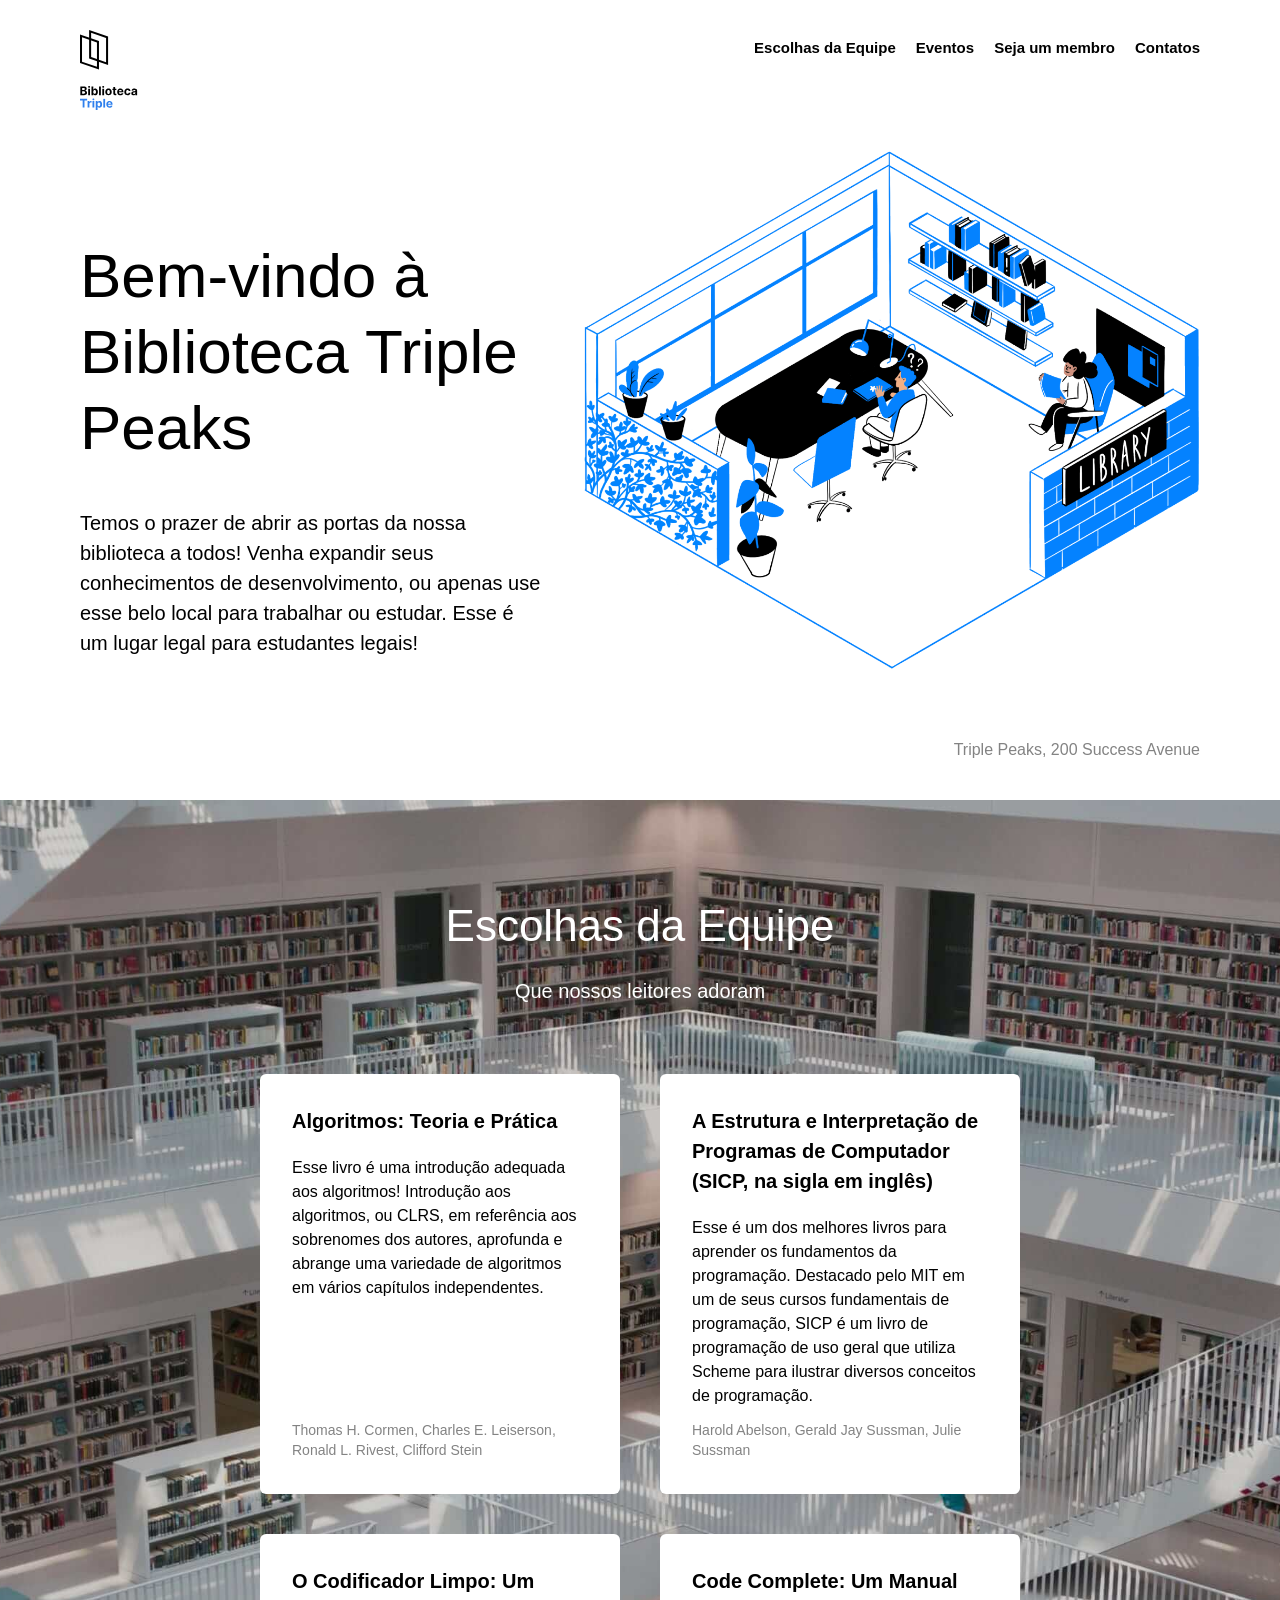
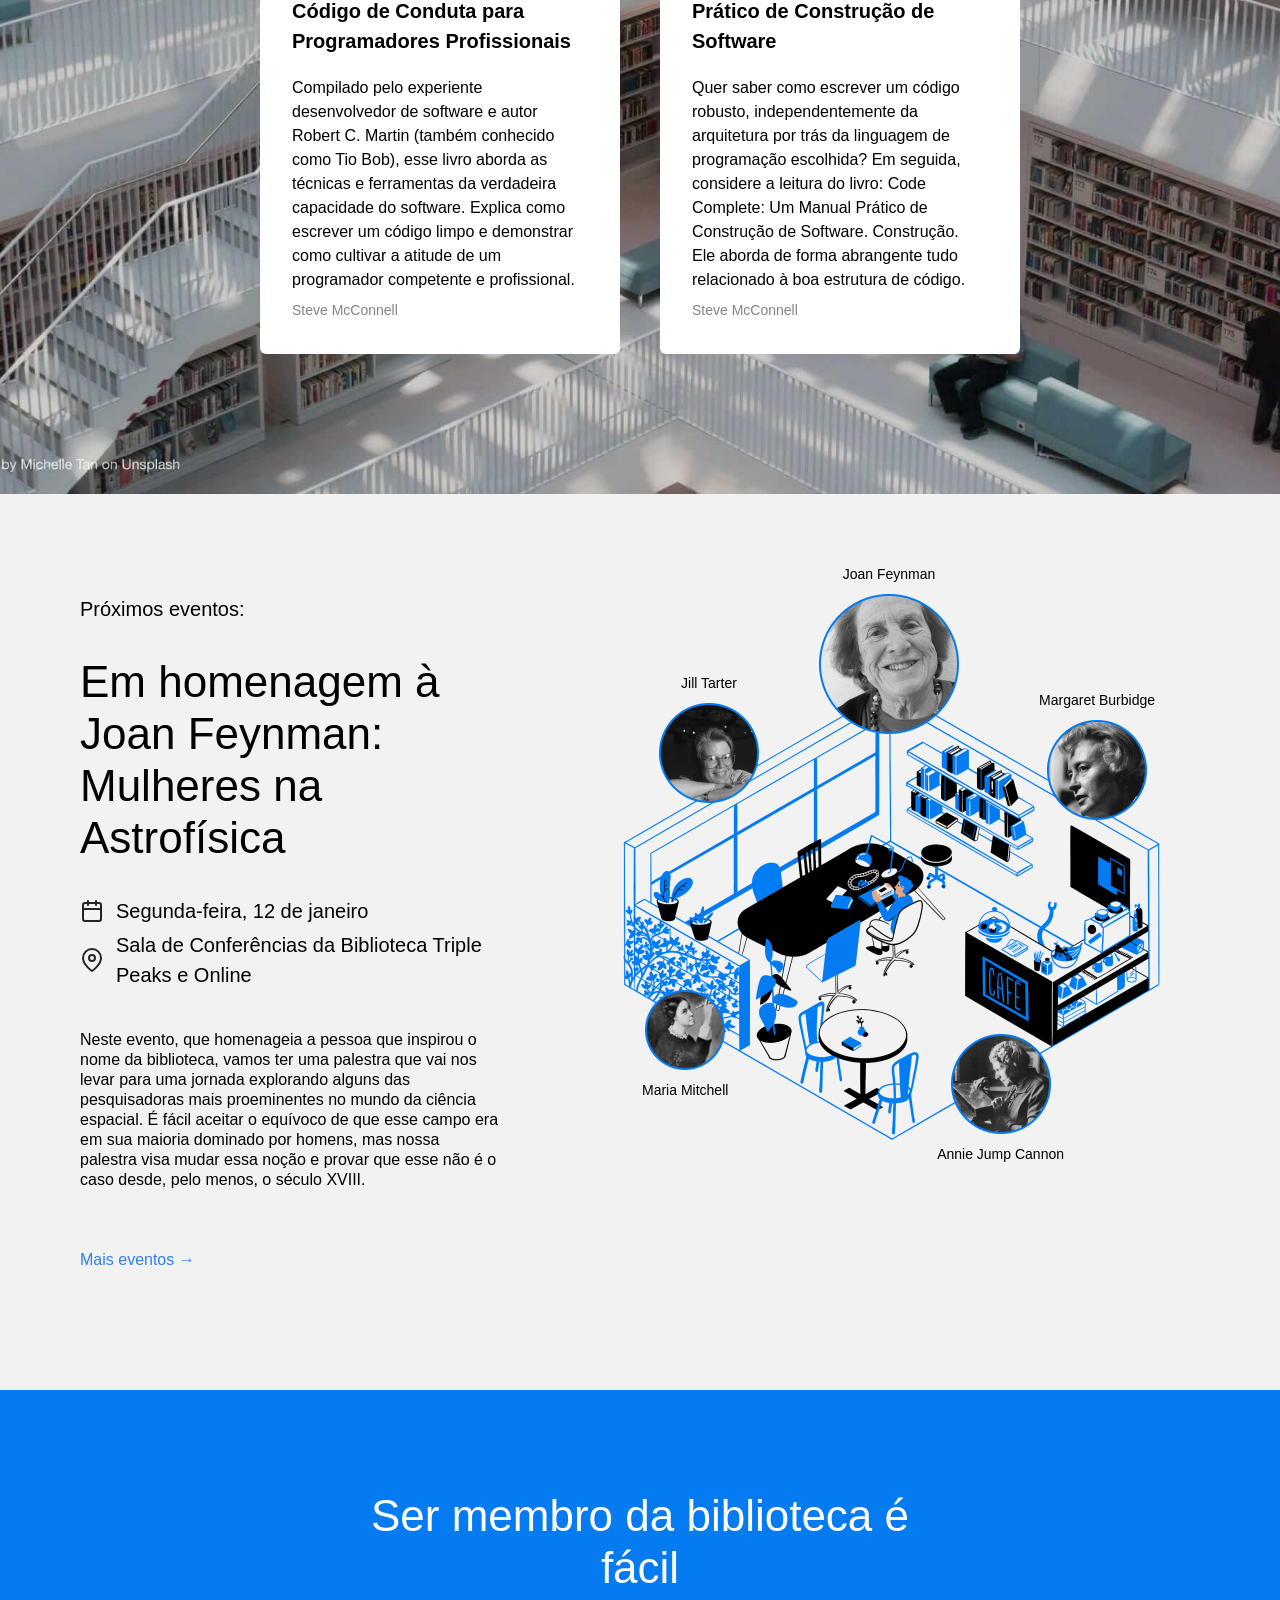
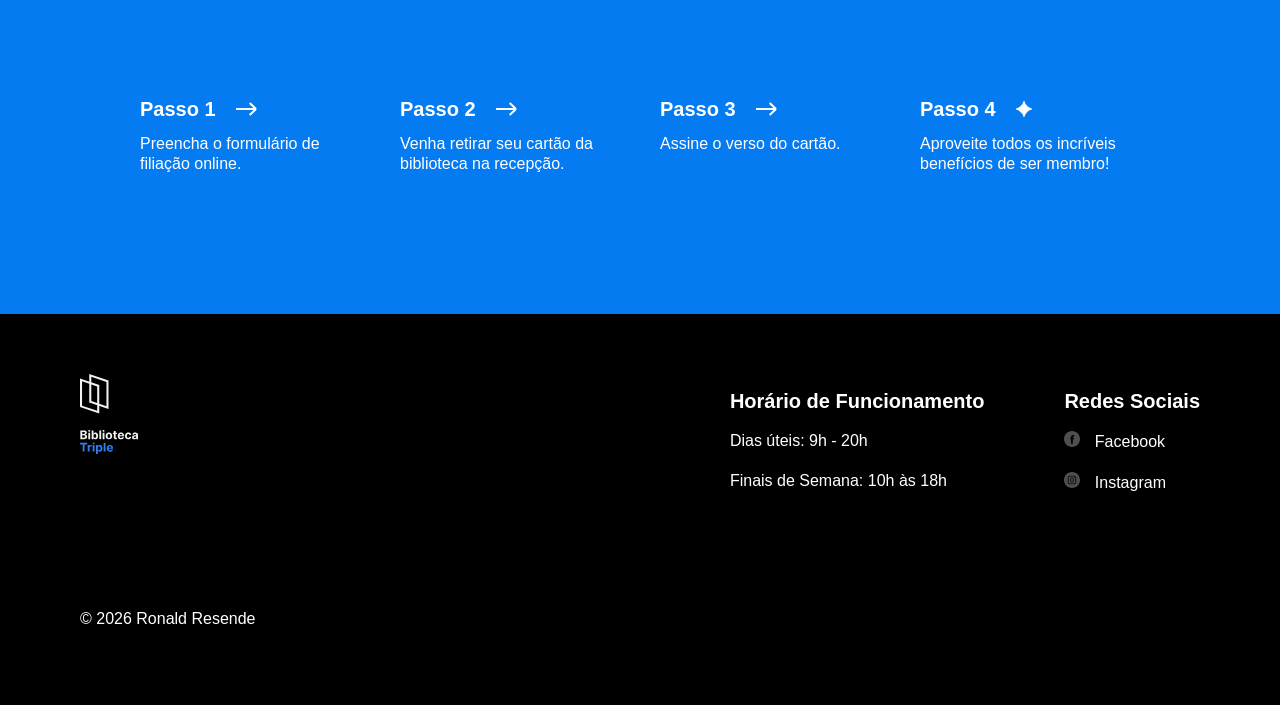
<file: index.html>
<!doctype html>
<html lang="pt">
  <head>
    <meta charset="UTF-8" />
    <meta name="viewport" content="width=device-width, initial-scale=1.0" />
    <title>Biblioteca Triple Peaks</title>
    <link rel="shortcut icon" href="favicon.ico" />
    <link rel="stylesheet" href="./vendor/normalize.css" />
    <link rel="stylesheet" href="./styles/style.css" />
  </head>

  <body>
    <div class="page">
      <header class="header">
        <nav class="nav">
          <img
            src="./images/logo.svg"
            alt="Logotipo da Biblioteca Triple Peaks"
            class="nav__logo"
          />
          <ul class="nav__links">
            <li>
              <a href="#staff" class="nav__link">Escolhas da Equipe</a>
            </li>
            <li>
              <a href="#events" class="nav__link">Eventos</a>
            </li>
            <li>
              <a href="#membership" class="nav__link">Seja um membro</a>
            </li>
            <li>
              <a href="#footer" class="nav__link">Contatos</a>
            </li>
          </ul>
        </nav>
        <div class="header__content">
          <div>
            <h1 class="header__title">Bem-vindo à Biblioteca Triple Peaks</h1>
            <p class="header__description">
              Temos o prazer de abrir as portas da nossa biblioteca a todos!
              Venha expandir seus conhecimentos de desenvolvimento, ou apenas
              use esse belo local para trabalhar ou estudar. Esse é um lugar
              legal para estudantes legais!
            </p>
          </div>
          <img
            src="./images/inside_the_library.png"
            alt="Ilustração 'Dentro da biblioteca'"
            class="header__image"
          />
        </div>
        <div class="header__footer">
          <p class="header__address">Triple Peaks, 200 Success Avenue</p>
        </div>
      </header>

      <main class="content">
        <section class="staff" id="staff">
          <h2 class="staff__title">Escolhas da Equipe</h2>
          <p class="staff__subtitle">Que nossos leitores adoram</p>
          <ul class="staff__cards">
            <li class="card">
              <div class="card__content">
                <h3 class="card__title">Algoritmos: Teoria e Prática</h3>
                <p class="card__text">
                  Esse livro é uma introdução adequada aos algoritmos!
                  Introdução aos algoritmos, ou CLRS, em referência aos
                  sobrenomes dos autores, aprofunda e abrange uma variedade de
                  algoritmos em vários capítulos independentes.
                </p>
                <p class="card__footer">
                  Thomas H. Cormen, Charles E. Leiserson, Ronald L. Rivest,
                  Clifford Stein
                </p>
              </div>
            </li>

            <li class="card">
              <div class="card__content">
                <h3 class="card__title">
                  A Estrutura e Interpretação de Programas de Computador (SICP,
                  na sigla em inglês)
                </h3>
                <p class="card__text">
                  Esse é um dos melhores livros para aprender os fundamentos da
                  programação. Destacado pelo MIT em um de seus cursos
                  fundamentais de programação, SICP é um livro de programação de
                  uso geral que utiliza Scheme para ilustrar diversos conceitos
                  de programação.
                </p>
                <p class="card__footer">
                  Harold Abelson, Gerald Jay Sussman, Julie Sussman
                </p>
              </div>
            </li>

            <li class="card">
              <div class="card__content">
                <h3 class="card__title">
                  O Codificador Limpo: Um Código de Conduta para Programadores
                  Profissionais
                </h3>
                <p class="card__text">
                  Compilado pelo experiente desenvolvedor de software e autor
                  Robert C. Martin (também conhecido como Tio Bob), esse livro
                  aborda as técnicas e ferramentas da verdadeira capacidade do
                  software. Explica como escrever um código limpo e demonstrar
                  como cultivar a atitude de um programador competente e
                  profissional.
                </p>
                <p class="card__footer">Steve McConnell</p>
              </div>
            </li>

            <li class="card">
              <div class="card__content">
                <h3 class="card__title">
                  Code Complete: Um Manual Prático de Construção de Software
                </h3>
                <p class="card__text">
                  Quer saber como escrever um código robusto, independentemente
                  da arquitetura por trás da linguagem de programação escolhida?
                  Em seguida, considere a leitura do livro: Code Complete: Um
                  Manual Prático de Construção de Software. Construção. Ele
                  aborda de forma abrangente tudo relacionado à boa estrutura de
                  código.
                </p>
                <p class="card__footer">Steve McConnell</p>
              </div>
            </li>
          </ul>
        </section>

        <section class="events" id="events">
          <div class="events__content">
            <h2 class="events__heading">Próximos eventos:</h2>
            <h3 class="events__title">
              Em homenagem à Joan Feynman: Mulheres na Astrofísica
            </h3>
            <div class="event-info events__info-section">
              <div class="event-info__item">
                <img
                  src="./images/icon_calendar.svg"
                  alt="Calendar icon"
                  class="event-info__icon"
                />
                <p class="event-info__text">Segunda-feira, 12 de janeiro</p>
              </div>
              <div class="event-info__item">
                <img
                  src="./images/icon_pin.svg"
                  alt="Pin icon"
                  class="event-info__icon"
                />
                <p class="event-info__text">
                  Sala de Conferências da Biblioteca Triple Peaks e Online
                </p>
              </div>
            </div>
            <p class="events__description">
              Neste evento, que homenageia a pessoa que inspirou o nome da
              biblioteca, vamos ter uma palestra que vai nos levar para uma
              jornada explorando alguns das pesquisadoras mais proeminentes no
              mundo da ciência espacial. É fácil aceitar o equívoco de que esse
              campo era em sua maioria dominado por homens, mas nossa palestra
              visa mudar essa noção e provar que esse não é o caso desde, pelo
              menos, o século XVIII.
            </p>
            <a href="#" class="events__more">Mais eventos &rarr;</a>
          </div>
          <div class="events__cover">
            <img src="./images/cafe.png" alt="cafe" class="events__image" />
            <div class="person person_name_feynman">
              <p class="person__caption">Joan Feynman</p>
              <img
                src="./images/person_feynman.png"
                alt="Imagem_de_Joan_Feynman"
                class="person__image person__image_size_l"
              />
            </div>
            <div class="person person_name_burbidge">
              <p class="person__caption">Margaret Burbidge</p>
              <img
                src="./images/person_burbidge.png"
                alt="Imagem_de_Margaret"
                class="person__image person__image_size_m"
              />
            </div>
            <div class="person person_name_cannon">
              <img
                src="./images/person_cannon.png"
                alt="Imagem_de_Cannon"
                class="person__image person__image_size_m"
              />
              <p class="person__caption">Annie Jump Cannon</p>
            </div>
            <div class="person person_name_mitchell">
              <img
                src="./images/person_mitchell.png"
                alt="Imagem_de_Mitchell"
                class="person__image person__image_size_s"
              />
              <p class="person__caption">Maria Mitchell</p>
            </div>
            <div class="person person_name_tarter">
              <p class="person__caption">Jill Tarter</p>
              <img
                src="./images/person_tarter.png"
                alt="Imagem_de_Tarter"
                class="person__image person__image_size_m"
              />
            </div>
          </div>
        </section>
        <section class="membership" id="membership">
          <h2 class="membership__title">Ser membro da biblioteca é fácil</h2>
          <ul class="membership__steps">
            <li class="step">
              <h3 class="step__title">
                Passo 1
                <img
                  src="./images/icon_step_forward.svg"
                  alt="icon forward"
                  class="step__icon"
                />
              </h3>
              <p class="step__description">
                Preencha o formulário de filiação online.
              </p>
            </li>
            <li class="step">
              <h3 class="step__title">
                Passo 2
                <img
                  src="./images/icon_step_forward.svg"
                  alt="icon forward"
                  class="step__icon"
                />
              </h3>
              <p class="step__description">
                Venha retirar seu cartão da biblioteca na recepção.
              </p>
            </li>
            <li class="step">
              <h3 class="step__title">
                Passo 3
                <img
                  src="./images/icon_step_forward.svg"
                  alt="icon forward"
                  class="step__icon"
                />
              </h3>
              <p class="step__description">Assine o verso do cartão.</p>
            </li>
            <li class="step">
              <h3 class="step__title">
                Passo 4
                <img
                  src="./images/icon_step_finish.svg"
                  alt="icon finish"
                  class="step__icon"
                />
              </h3>
              <p class="step__description">
                Aproveite todos os incríveis benefícios de ser membro!
              </p>
            </li>
          </ul>
        </section>
      </main>
      <footer class="footer" id="footer">
        <div class="footer__columns">
          <div class="footer__column">
            <img
              src="./images/logo_white.svg"
              alt="logo_white"
              class="footer__logo"
            />
          </div>
          <div class="footer__column footer__column_content_hours">
            <h2 class="footer__column-heading">Horário de Funcionamento</h2>
            <ul class="footer__list">
              <li class="footer__list-item">Dias úteis: 9h - 20h</li>
              <li class="footer__list-item">Finais de Semana: 10h às 18h</li>
            </ul>
          </div>
          <div class="footer__column footer__column_content_social">
            <h2 class="footer__column-heading">Redes Sociais</h2>
            <ul class="footer__list">
              <li class="footer__list-item">
                <a href="#" class="footer__column-link">
                  <img
                    src="./images/facebook_white.svg"
                    alt="Icon_facebook"
                    class="footer__social-icon"
                  />
                  Facebook
                </a>
              </li>
              <li class="footer__list-item">
                <a href="#" class="footer__column-link">
                  <img
                    src="./images/instagram_white.svg"
                    alt="Icon_instagram"
                    class="footer__social-icon"
                  />
                  Instagram
                </a>
              </li>
            </ul>
          </div>
        </div>
        <p class="footer__copyright">© 2026 Ronald Resende</p>
      </footer>
    </div>
  </body>
</html>
</file>
<file: styles/style.css>
.page {
  min-width: 1100px;
  max-width: 1600px;
  margin: 0 auto;
  font-size: 16px;
  line-height: 20px;
  font-family: "Arial", sans-serif;
}

.header {
  display: flex;
  flex-direction: column;
  height: 100vh;
  min-height: 720px;
  max-height: 800px;
  padding: 30px 80px 40px;
  position: relative;
  box-sizing: border-box;
}

.nav {
  display: flex;
  text-align: center;
  justify-content: space-between;
  height: 80px;
  width: 100%;
}

.nav__logo {
  width: 58px;
  height: 80px;
}

.nav__links {
  display: flex;
  margin-top: 8px;
  font-size: 15px;
  color: #10191e;
  list-style-type: none;
  column-gap: 20px;
  height: 20px;
  padding-left: 0;
}

.nav__link {
  color: #000000;
  text-decoration: none;
  font-weight: bold;
}

.header__content {
  display: flex;
  max-width: 100%;
  justify-content: space-between;
  gap: 20px;
}

.header__title {
  font-size: 62px;
  max-width: 635px;
  line-height: 76px;
  font-weight: 500;
  margin-top: 128px;
}

.header__description {
  font-size: 20px;
  line-height: 30px;
  max-width: 515px;
  margin-top: 32px;
}

.header__image {
  max-width: 636px;
  justify-content: flex-end;
  align-items: end;
  align-self: flex-end;
}

.header__footer {
  margin-top: auto;
  width: 100%;
  display: flex;
  align-items: center;
  justify-content: flex-end;
  box-sizing: border-box;
}

.header__address {
  margin: 0;
  color: #838383;
}

.staff {
  background-image: url("../images/staff_picks_background.jpg");
  padding: 100px 0 140px;
  background-position: center;
  background-repeat: no-repeat;
  background-size: cover;
}

.staff__title {
  text-align: center;
  font-size: 44px;
  line-height: 52px;
  font-weight: 400;
  margin: 0 0 24px;
  color: #ffffff;
}

.staff__subtitle {
  text-align: center;
  font-size: 20px;
  line-height: 30px;
  font-weight: 400;
  color: #ffffff;
}

.staff__cards {
  max-width: 760px;
  display: flex;
  justify-content: center;
  flex-wrap: wrap;
  gap: 40px;
  margin: 68px auto 0;
  padding-left: 0;
  list-style-type: none;
}

.card {
  background-color: #fff;
  border-radius: 6px;
  padding: 32px 40px 20px 32px;
  text-align: start;
  box-sizing: border-box;
  height: 420px;
  width: 360px;
}

.card__content {
  width: 100%;
  height: 100%;
  display: flex;
  flex-direction: column;
}

.card__title {
  font-size: 20px;
  line-height: 30px;
  font-weight: 700;
  margin: 0;
  text-align: start;
}

.card__text {
  margin: 20px 0 0;
  font-size: 16px;
  line-height: 24px;
}

.card__footer {
  font-size: 14px;
  line-height: 20px;
  color: #838383;
  margin-top: auto;
}

.events {
  padding: 100px 0 120px 80px;
  display: flex;
  align-items: start;
  justify-content: space-between;
  box-sizing: border-box;
  background-color: #f2f2f2;
}

.events__content {
  flex-basis: 580px;
}

.events__heading {
  font-size: 20px;
  font-weight: 500;
  line-height: 30px;
  margin: 0;
}

.events__title {
  font-size: 44px;
  font-weight: 500;
  line-height: 52px;
  margin: 32px 0 0;
}

.events__info-section {
  margin-top: 32px;
}

.event-info__item {
  display: flex;
  align-items: center;
  margin-bottom: 4px;
  font-weight: 500;
}

.event-info__icon {
  background-repeat: no-repeat;
  background-position: center;
  margin-right: 12px;
  width: 24px;
  height: 24px;
}

.event-info__text {
  font-size: 20px;
  font-weight: 500;
  line-height: 30px;
  margin: 0;
}

.events__description {
  margin: 40px 0 60px;
}

.events__more {
  color: #2f80ed;
  text-decoration: none;
}

.events__cover {
  flex-grow: 1;
  flex-shrink: 0;
  flex-basis: 780px;
  max-width: 780px;
  position: relative;
}

.events__image {
  max-width: 100%;
}

.person {
  position: absolute;
  display: flex;
  align-items: center;
  flex-direction: column;
  gap: 10px;
}

.person_name_feynman {
  top: -30px;
  left: 319px;
}

.person_name_burbidge {
  top: 96px;
  right: 125px;
}

.person_name_cannon {
  bottom: 18px;
  right: 216px;
}

.person_name_mitchell {
  bottom: 82px;
  left: 142px;
}

.person_name_tarter {
  top: 79px;
  left: 159px;
}

.person__image {
  max-width: 100%;
}

.person__image_size_l {
  width: 140px;
}

.person__image_size_m {
  width: 100px;
}

.person__image_size_s {
  width: 80px;
}

.person__caption {
  text-align: center;
  font-size: 14px;
  margin: 0;
}

.membership {
  padding: 100px 0 140px;
  background-color: #057bf2;
  color: #ffffff;
}

.membership__title {
  max-width: 574px;
  margin: 0 auto;
  text-align: center;
  font-size: 44px;
  font-weight: 500;
  line-height: 52px;
}

.membership__steps {
  list-style-type: none;
  padding: 0;
  margin: 100px 0 0;
  display: flex;
  gap: 40px;
  justify-content: center;
  align-items: flex-start;
  flex-wrap: wrap;
}

.step {
  max-width: 220px;
  flex-basis: 220px;
}

.step__title {
  margin: 0;
  font-size: 20px;
  line-height: 30px;
  font-weight: 700;
  display: flex;
  align-items: center;
}

.step__icon {
  margin-left: 20px;
}

.step__description {
  margin: 10px 0 0;
}

.footer {
  box-sizing: border-box;
  background-color: #000000;
  padding: 60px 80px;
}

.footer__columns {
  color: #fff;
  display: flex;

  font-size: 16px;
}

.footer__column_content_hours {
  margin-left: auto;
}

.footer__column_content_social {
  margin-left: 80px;
}

.footer__logo {
  width: 58px;
  height: 80px;
}

.footer__column-heading {
  font-size: 20px;
  margin-bottom: 20px;
  text-transform: none;
}

.footer__list {
  list-style-type: none;
  padding: 0;
  margin: 0;
}

.footer__list-item {
  margin-top: 20px;
  margin-bottom: 16px;
  text-decoration: none;
}

.footer__column-link {
  color: #fff;
  text-decoration: none;
}

.footer__social-icon {
  font-size: 16px;
  margin-right: 10px;
}

.footer__copyright {
  color: #fff;
  margin-top: 100px;
}
</file>
